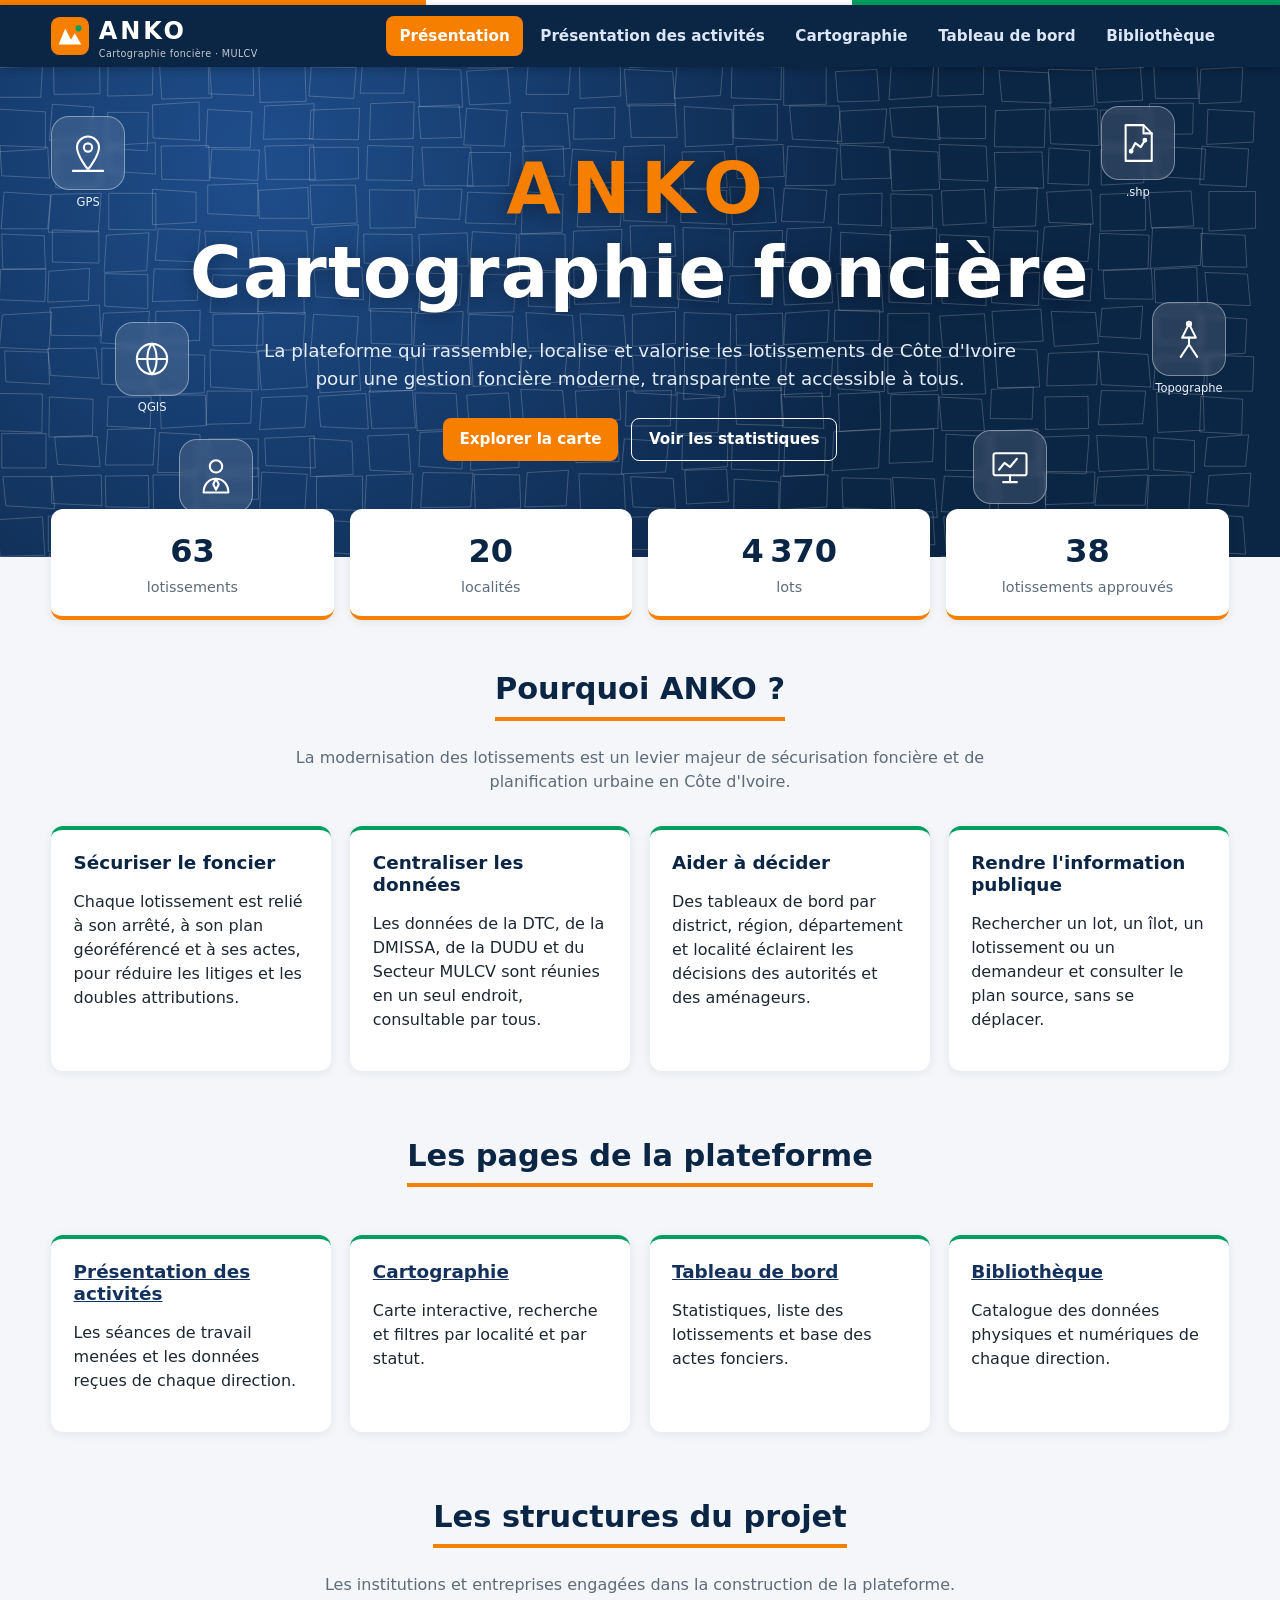
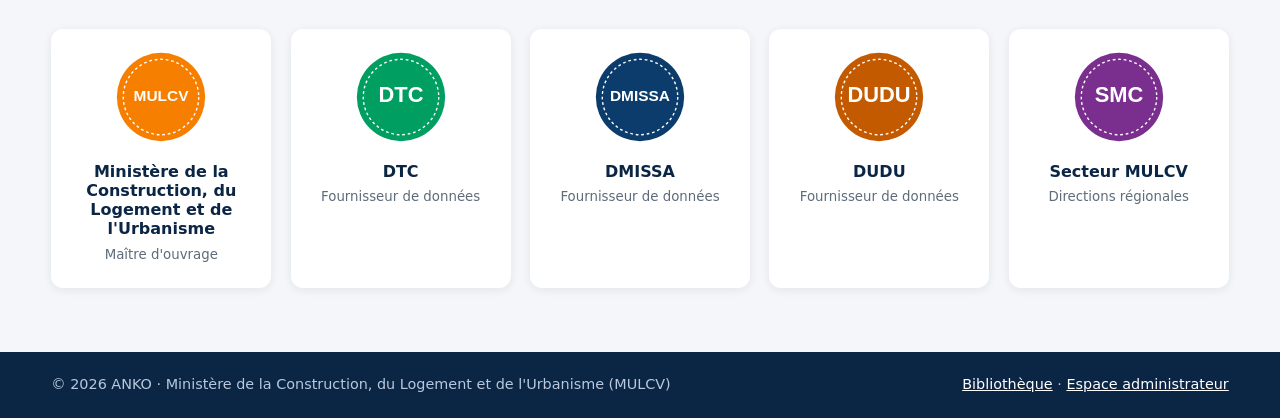
<file: index.html>
<!doctype html>
<html lang="fr">
<head>
<meta charset="utf-8">
<meta name="viewport" content="width=device-width, initial-scale=1">
<title>ANKO – Plateforme de cartographie foncière</title>
<meta name="description" content="ANKO : plateforme de cartographie dédiée à la modernisation des lotissements en Côte d'Ivoire.">
<link rel="icon" href="assets/logos/mulcv.svg">
<link rel="stylesheet" href="css/style.css">
</head>
<body>
<div id="site-header"></div>

<section class="hero">
  <div id="hero-icons"></div>
  <div class="container inner">
    <h1><span class="k">ANKO</span><br>Cartographie foncière</h1>
    <p class="lead">La plateforme qui rassemble, localise et valorise les lotissements de Côte d'Ivoire pour une gestion foncière moderne, transparente et accessible à tous.</p>
    <div class="cta">
      <a class="btn" href="cartographie.html">Explorer la carte</a>
      <a class="btn ghost" style="color:#fff;border-color:#fff" href="dashboard.html">Voir les statistiques</a>
    </div>
  </div>
</section>

<div class="container">
  <div class="stats-strip" id="stats"></div>
</div>

<section class="block">
  <div class="container">
    <div class="section-title">
      <h2>Pourquoi ANKO ?</h2>
      <p>La modernisation des lotissements est un levier majeur de sécurisation foncière et de planification urbaine en Côte d'Ivoire.</p>
    </div>
    <div class="cards">
      <div class="card"><h3>Sécuriser le foncier</h3><p>Chaque lotissement est relié à son arrêté, à son plan géoréférencé et à ses actes, pour réduire les litiges et les doubles attributions.</p></div>
      <div class="card"><h3>Centraliser les données</h3><p>Les données de la DTC, de la DMISSA, de la DUDU et du Secteur MULCV sont réunies en un seul endroit, consultable par tous.</p></div>
      <div class="card"><h3>Aider à décider</h3><p>Des tableaux de bord par district, région, département et localité éclairent les décisions des autorités et des aménageurs.</p></div>
      <div class="card"><h3>Rendre l'information publique</h3><p>Rechercher un lot, un îlot, un lotissement ou un demandeur et consulter le plan source, sans se déplacer.</p></div>
    </div>
  </div>
</section>

<section class="block">
  <div class="container">
    <div class="section-title"><h2>Les pages de la plateforme</h2></div>
    <div class="cards">
      <div class="card"><h3><a href="activites.html">Présentation des activités</a></h3><p>Les séances de travail menées et les données reçues de chaque direction.</p></div>
      <div class="card"><h3><a href="cartographie.html">Cartographie</a></h3><p>Carte interactive, recherche et filtres par localité et par statut.</p></div>
      <div class="card"><h3><a href="dashboard.html">Tableau de bord</a></h3><p>Statistiques, liste des lotissements et base des actes fonciers.</p></div>
      <div class="card"><h3><a href="bibliotheque.html">Bibliothèque</a></h3><p>Catalogue des données physiques et numériques de chaque direction.</p></div>
    </div>
  </div>
</section>

<section class="block">
  <div class="container">
    <div class="section-title"><h2>Les structures du projet</h2><p>Les institutions et entreprises engagées dans la construction de la plateforme.</p></div>
    <div class="partners" id="partners"></div>
  </div>
</section>

<div id="site-footer"></div>
<script src="js/common.js"></script>
<script>
(async () => {
  const cfg = await ANKO.init("index.html");
  document.getElementById("hero-icons").outerHTML = ANKO.floatIcons(["gps", "qgis", "shp", "topo", "deci", "pc"]);
  document.getElementById("partners").innerHTML = (cfg.partenaires || []).map((p) =>
    `<div class="partner"><img src="${ANKO.esc(p.logo)}" alt="Logo ${ANKO.esc(p.sigle)}"><h3>${ANKO.esc(p.nom)}</h3><small>${ANKO.esc(p.role)}</small></div>`).join("");
  try {
    const L = await ANKO.load("data/lotissements.json");
    const loc = new Set(L.map((l) => l.localite)).size;
    const lots = L.reduce((s, l) => s + (l.nb_lots || 0), 0);
    const items = [[L.length, "lotissements"], [loc, "localités"], [lots.toLocaleString("fr-FR"), "lots"], [L.filter((l) => l.etat === "approuvé").length, "lotissements approuvés"]];
    document.getElementById("stats").innerHTML = items.map(([n, t]) => `<div class="stat"><b>${n}</b><span>${t}</span></div>`).join("");
  } catch (e) { console.error(e); }
})();
</script>
</body>
</html>
</file>
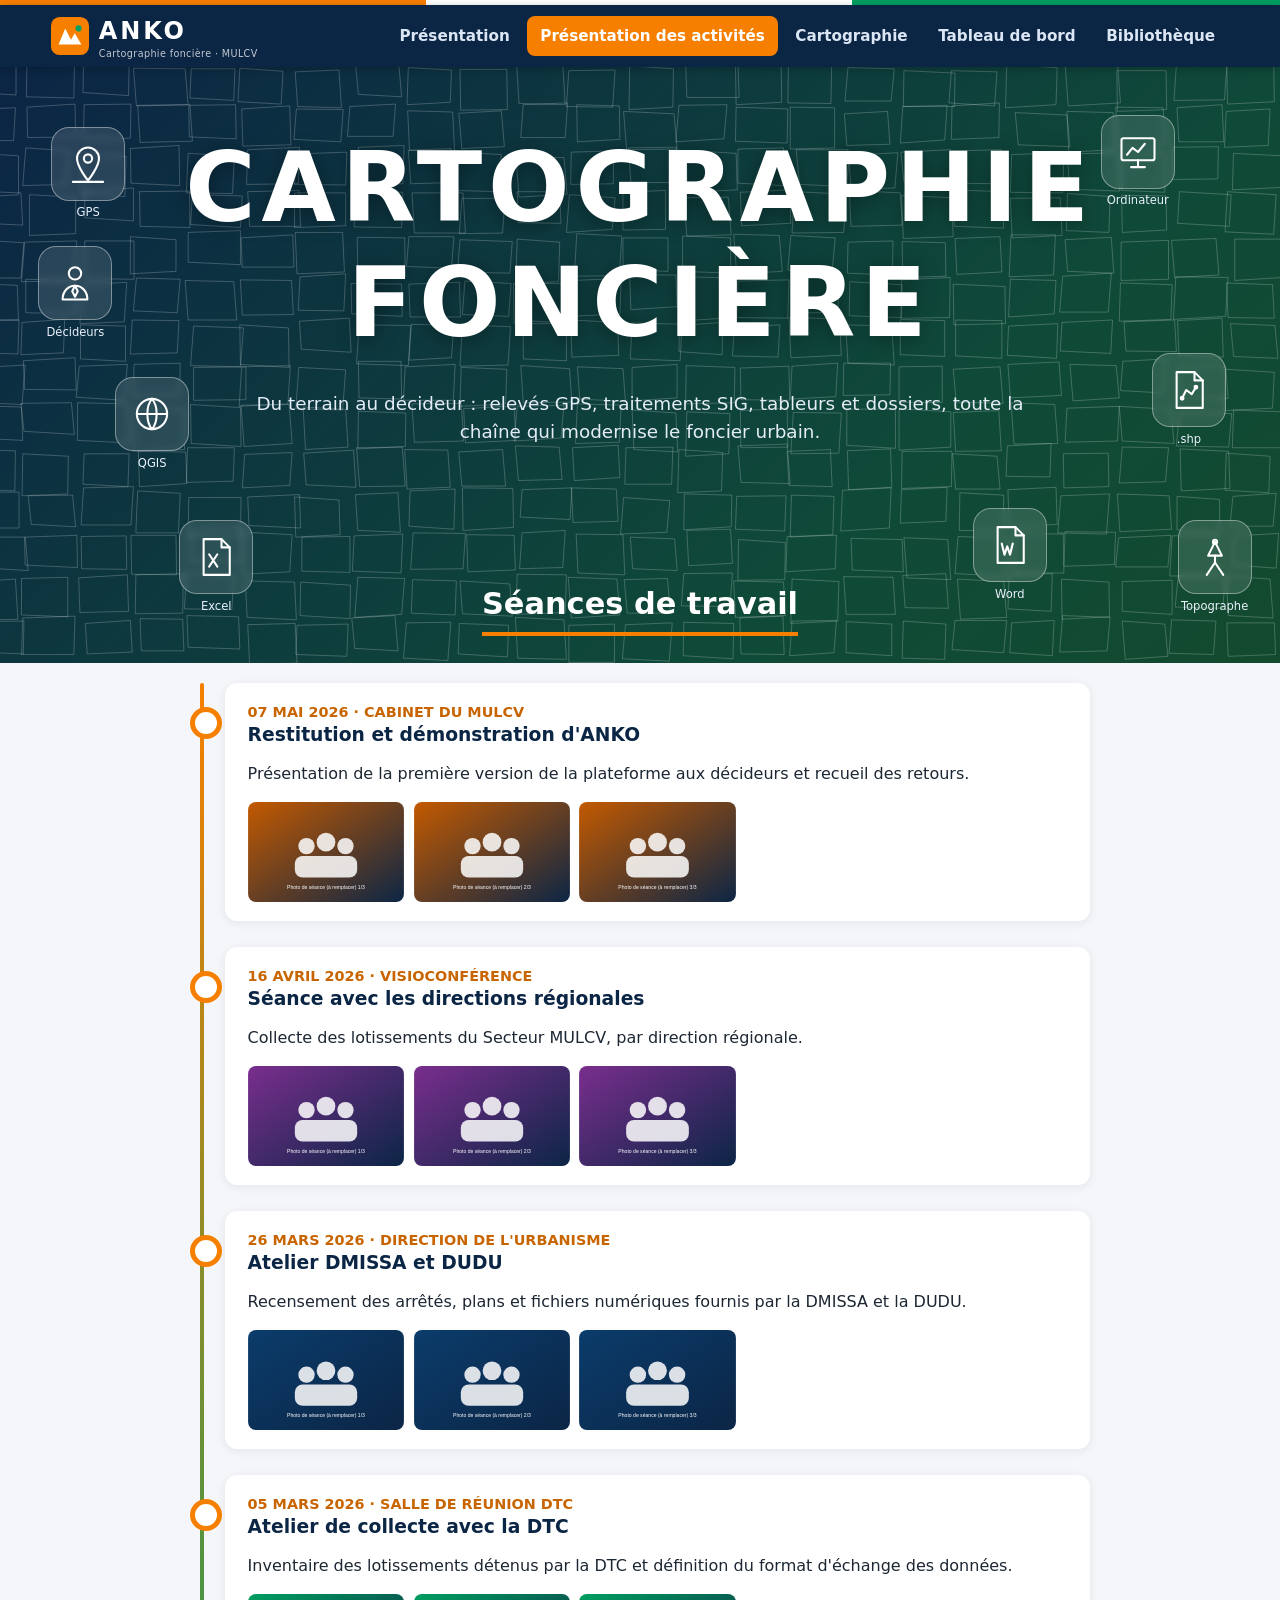
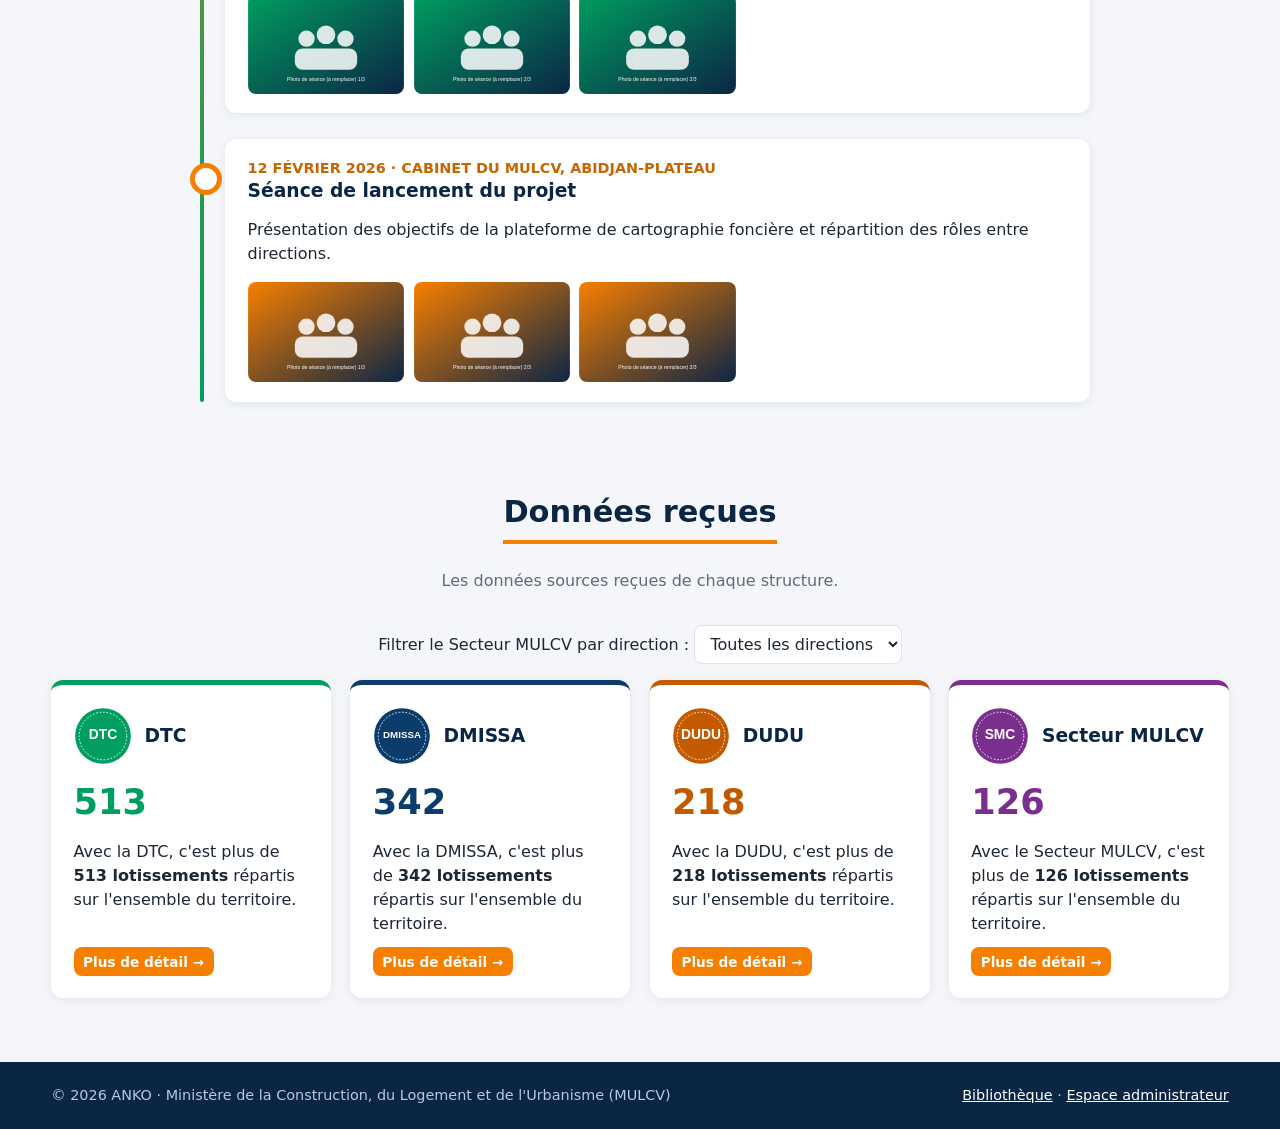
<file: activites.html>
<!doctype html>
<html lang="fr">
<head>
<meta charset="utf-8">
<meta name="viewport" content="width=device-width, initial-scale=1">
<title>Présentation des activités – ANKO</title>
<link rel="icon" href="assets/logos/mulcv.svg">
<link rel="stylesheet" href="css/style.css">
</head>
<body>
<div id="site-header"></div>

<section class="hero activites">
  <div id="hero-icons"></div>
  <div class="container inner">
    <h1>Cartographie<br>foncière</h1>
    <p class="lead">Du terrain au décideur : relevés GPS, traitements SIG, tableurs et dossiers, toute la chaîne qui modernise le foncier urbain.</p>
  </div>
</section>

<section class="block" id="seances" style="margin-top:-8rem;position:relative;z-index:3">
  <div class="container">
    <div class="section-title" style="color:#fff"><h2 style="background:none;color:#fff;border-bottom-color:var(--orange)">Séances de travail</h2></div>
    <div class="timeline" id="timeline"></div>
  </div>
</section>

<section class="block" id="data">
  <div class="container">
    <div class="section-title"><h2>Données reçues</h2><p>Les données sources reçues de chaque structure.</p></div>
    <div id="secteur-filter" style="display:none;text-align:center;margin-bottom:1rem">
      <label>Filtrer le Secteur MULCV par direction : <select id="dr"></select></label>
    </div>
    <div class="cards" id="sources"></div>
  </div>
</section>

<div id="site-footer"></div>
<script src="js/common.js"></script>
<script>
(async () => {
  const cfg = await ANKO.init("activites.html");
  document.getElementById("hero-icons").outerHTML = ANKO.floatIcons(["gps", "qgis", "pc", "shp", "xls", "doc", "deci", "topo"]);

  /* seances */
  try {
    const S = (await ANKO.load("data/seances.json")).sort((a, b) => b.date.localeCompare(a.date));
    document.getElementById("timeline").innerHTML = S.map((s) => `
      <article class="t-item">
        <div class="t-date">${ANKO.fmtDate(s.date)} · ${ANKO.esc(s.lieu)}</div>
        <h3>${ANKO.esc(s.titre)}</h3><p>${ANKO.esc(s.description)}</p>
        <div class="gallery">${(s.images || []).map((i) => `<img loading="lazy" src="${ANKO.esc(i.src)}" alt="${ANKO.esc(i.legende)}" data-l="${ANKO.esc(i.legende)}">`).join("")}</div>
      </article>`).join("");
    document.querySelectorAll(".gallery img").forEach((im) => im.onclick = () => ANKO.lightbox(im.src, im.dataset.l));
  } catch (e) { document.getElementById("timeline").innerHTML = '<p class="empty">Aucune séance enregistrée.</p>'; }

  /* donnees par source */
  const L = await ANKO.load("data/lotissements.json").catch(() => []);
  const drs = cfg.directions_secteur || [];
  const sel = document.getElementById("dr");
  sel.innerHTML = '<option value="">Toutes les directions</option>' + drs.map((d) => `<option>${ANKO.esc(d)}</option>`).join("");
  const render = () => {
    document.getElementById("sources").innerHTML = Object.entries(cfg.sources).map(([k, s]) => {
      let n = s.nb_lotissements, extra = "";
      if (k === "secteur") {
        document.getElementById("secteur-filter").style.display = "block";
        if (sel.value) { n = L.filter((l) => l.source === "SECTEUR" && l.direction_secteur === sel.value).length; extra = ` (${ANKO.esc(sel.value)})`; }
      }
      const q = k === "secteur" && sel.value ? "&dr=" + encodeURIComponent(sel.value) : "";
      return `<div class="source-card" style="--c:${s.couleur}">
        <div class="head"><img src="${ANKO.esc(s.logo)}" alt=""><h3 style="margin:0">${ANKO.esc(s.label)}</h3></div>
        <div class="big">${Number(n).toLocaleString("fr-FR")}</div>
        <p style="margin:0">Avec ${k === "secteur" ? "le" : "la"} ${ANKO.esc(s.label)}${extra}, c'est plus de <b>${Number(n).toLocaleString("fr-FR")} lotissements</b> répartis sur l'ensemble du territoire.</p>
        <a class="btn small" href="bibliotheque.html?source=${k}${q}">Plus de détail →</a></div>`;
    }).join("");
  };
  sel.onchange = render; render();
})();
</script>
</body>
</html>
</file>
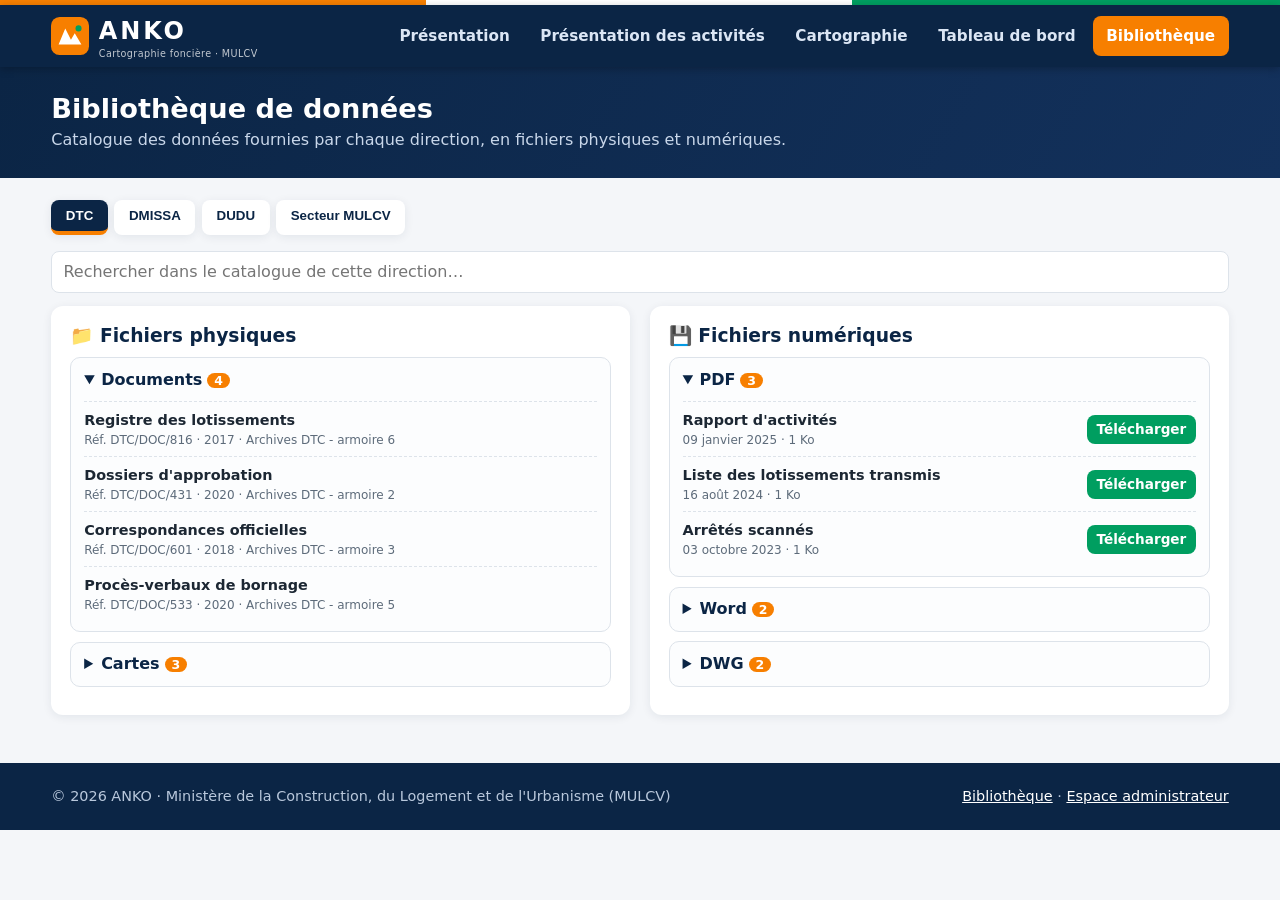
<file: bibliotheque.html>
<!doctype html>
<html lang="fr">
<head>
<meta charset="utf-8">
<meta name="viewport" content="width=device-width, initial-scale=1">
<title>Bibliothèque – ANKO</title>
<link rel="icon" href="assets/logos/mulcv.svg">
<link rel="stylesheet" href="css/style.css">
</head>
<body>
<div id="site-header"></div>
<div class="page-head"><div class="container"><h1>Bibliothèque de données</h1><p>Catalogue des données fournies par chaque direction, en fichiers physiques et numériques.</p></div></div>

<main class="container" style="padding-top:1.4rem">
  <div class="tabs" id="tabs"></div>
  <div class="toolbar">
    <input id="q" type="search" placeholder="Rechercher dans le catalogue de cette direction…">
    <select id="dr" hidden></select>
  </div>
  <div class="folders" id="folders"></div>
</main>

<div id="site-footer"></div>
<script src="js/common.js"></script>
<script>
const $ = (id) => document.getElementById(id);
let B = {}, cur = "dtc";
const EXT = { pdf: "PDF", word: "Word", dwg: "DWG" };

const inDr = (it) => $("dr").hidden || !$("dr").value || !it.direction || it.direction === $("dr").value;
function physList(items, q) {
  const r = items.filter((i) => inDr(i) && (!q || ANKO.norm(`${i.titre} ${i.reference} ${i.localisation}`).includes(q)));
  return { n: r.length, html: r.map((i) => `<li><div><b>${ANKO.esc(i.titre)}</b><small>Réf. ${ANKO.esc(i.reference)} · ${i.annee} · ${ANKO.esc(i.localisation)}</small></div></li>`).join("") || '<li class="empty">Aucun élément.</li>' };
}
function numList(items, q) {
  const r = items.filter((i) => inDr(i) && (!q || ANKO.norm(i.titre).includes(q)));
  return { n: r.length, html: r.map((i) => `<li><div><b>${ANKO.esc(i.titre)}</b><small>${ANKO.fmtDate(i.date)} · ${ANKO.fmtSize(i.taille || 0)}</small></div><a class="btn small green" href="${ANKO.esc(i.fichier)}" download>Télécharger</a></li>`).join("") || '<li class="empty">Aucun fichier.</li>' };
}
function draw() {
  const d = B[cur]; if (!d) { $("folders").innerHTML = '<p class="empty">Aucune donnée pour cette direction.</p>'; return; }
  const q = ANKO.norm($("q").value);
  const sec = (title, parts) => `<div class="folder"><h3>${title}</h3>${parts.map(([t, o, open]) => `<details ${open || q ? "open" : ""}><summary>${t}<span class="count">${o.n}</span></summary><ul>${o.html}</ul></details>`).join("")}</div>`;
  const p = d.physique || {}, n = d.numerique || {};
  $("folders").innerHTML =
    sec("📁 Fichiers physiques", [["Documents", physList(p.documents || [], q), 1], ["Cartes", physList(p.cartes || [], q)]]) +
    sec("💾 Fichiers numériques", [["PDF", numList(n.pdf || [], q), 1], ["Word", numList(n.word || [], q)], ["DWG", numList(n.dwg || [], q)]]);
}
function setSource(k) {
  cur = k;
  document.querySelectorAll(".tab").forEach((t) => t.classList.toggle("on", t.dataset.k === k));
  $("dr").hidden = k !== "secteur"; draw();
}
(async () => {
  const cfg = await ANKO.init("bibliotheque.html");
  B = await ANKO.load("data/bibliotheque.json").catch(() => ({}));
  const keys = Object.keys(cfg.sources);
  $("tabs").innerHTML = keys.map((k) => `<button class="tab" data-k="${k}">${ANKO.esc(cfg.sources[k].label)}</button>`).join("");
  document.querySelectorAll(".tab").forEach((t) => t.onclick = () => setSource(t.dataset.k));
  $("dr").innerHTML = '<option value="">Toutes les directions</option>' + (cfg.directions_secteur || []).map((d) => `<option>${ANKO.esc(d)}</option>`).join("");
  $("dr").onchange = draw; $("q").oninput = draw;
  const qs = new URLSearchParams(location.search);
  if (qs.get("dr")) $("dr").value = qs.get("dr");
  setSource(keys.includes(qs.get("source")) ? qs.get("source") : keys[0]);
})();
</script>
</body>
</html>
</file>
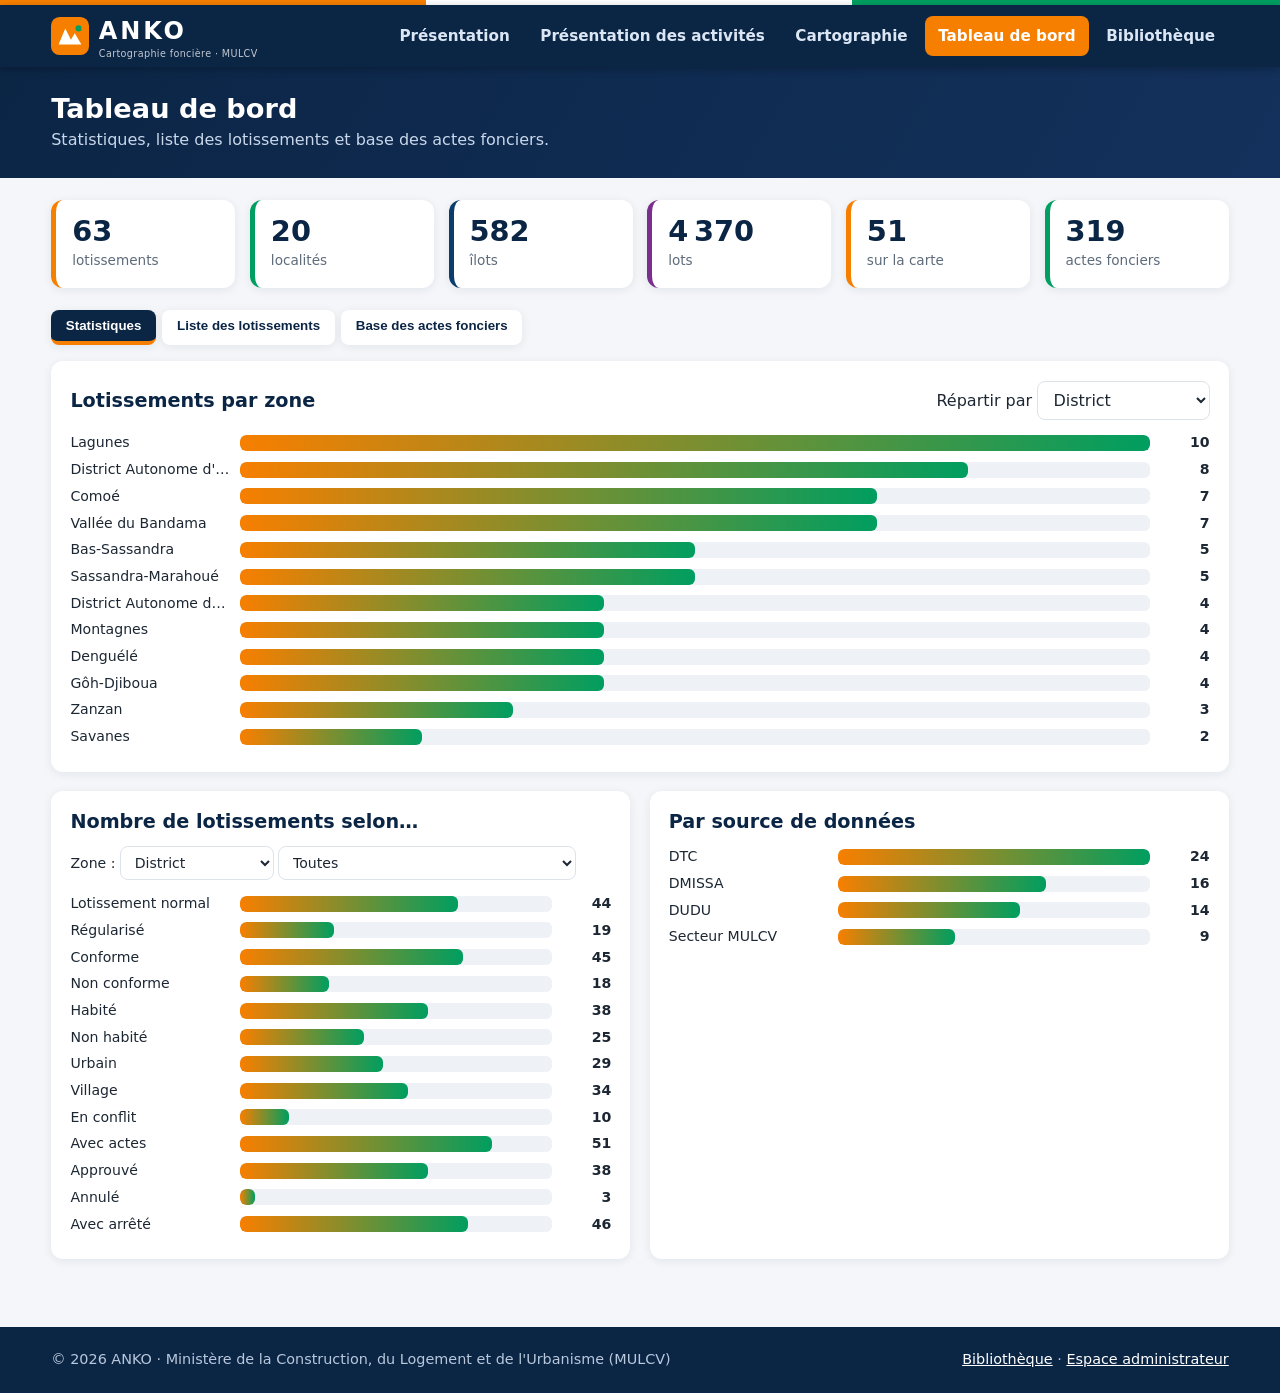
<file: dashboard.html>
<!doctype html>
<html lang="fr">
<head>
<meta charset="utf-8">
<meta name="viewport" content="width=device-width, initial-scale=1">
<title>Tableau de bord – ANKO</title>
<link rel="icon" href="assets/logos/mulcv.svg">
<link rel="stylesheet" href="css/style.css">
</head>
<body>
<div id="site-header"></div>
<div class="page-head"><div class="container"><h1>Tableau de bord</h1><p>Statistiques, liste des lotissements et base des actes fonciers.</p></div></div>

<main class="container">
  <div class="kpis" id="kpis"></div>
  <div class="tabs" role="tablist">
    <button class="tab on" data-t="stats">Statistiques</button>
    <button class="tab" data-t="lotiss">Liste des lotissements</button>
    <button class="tab" data-t="actes">Base des actes fonciers</button>
  </div>

  <div id="tab-stats">
    <div class="panel">
      <div class="panel-head"><h2>Lotissements par zone</h2>
        <label>Répartir par <select id="lvl"></select></label></div>
      <div class="bars" id="bars"></div>
    </div>
    <div class="grid-2">
      <div class="panel"><div class="panel-head"><h2>Nombre de lotissements selon…</h2></div>
        <label style="font-size:.88rem">Zone : <select id="zone-lvl"></select> <select id="zone-val"></select></label>
        <div class="bars" id="crit" style="margin-top:.8rem"></div></div>
      <div class="panel"><div class="panel-head"><h2>Par source de données</h2></div><div class="bars" id="by-source"></div></div>
    </div>
  </div>

  <div id="tab-lotiss" hidden>
    <div class="panel">
      <div class="toolbar">
        <input id="l-q" type="search" placeholder="Rechercher un lotissement, une localité, un arrêté…">
        <select id="l-src"><option value="">Toutes les sources</option></select>
        <select id="l-map"><option value="">Sur la carte ou non</option><option value="1">Sur la carte</option><option value="0">Pas sur la carte</option></select>
      </div>
      <div class="table-wrap"><table id="t-l"></table></div><div class="pager" id="p-l"></div>
    </div>
  </div>

  <div id="tab-actes" hidden>
    <div class="panel">
      <div class="toolbar">
        <input id="a-q" type="search" placeholder="Rechercher par titulaire, n° d'acte, lotissement…">
        <select id="a-type"><option value="">Tous les types d'acte</option></select>
      </div>
      <div class="table-wrap"><table id="t-a"></table></div><div class="pager" id="p-a"></div>
    </div>
  </div>
</main>

<div id="site-footer"></div>
<script src="js/common.js"></script>
<script>
const $ = (id) => document.getElementById(id);
let L = [], A = [];

function bars(el, data, max) {
  const m = max || Math.max(1, ...data.map((d) => d[1]));
  $(el).innerHTML = data.length ? data.map(([n, v]) => `<div class="bar-row"><span title="${ANKO.esc(n)}">${ANKO.esc(n)}</span><div class="track"><div class="fill" style="width:${(v / m) * 100}%"></div></div><span>${v}</span></div>`).join("") : '<p class="empty">Aucune donnée.</p>';
}
const countBy = (rows, key) => { const c = {}; rows.forEach((l) => { const v = typeof key === "function" ? key(l) : l[key]; if (v) c[v] = (c[v] || 0) + 1; }); return Object.entries(c).sort((a, b) => b[1] - a[1]); };

/* table generique : colonnes [[titre, fn(row)->html, sortKey]] */
function table(id, pagerId, rows, cols, size = 20) {
  const st = { p: 0, s: null, d: 1 };
  const draw = () => {
    let r = [...rows];
    if (st.s !== null) r.sort((a, b) => { const x = cols[st.s][2](a), y = cols[st.s][2](b); return (x > y ? 1 : x < y ? -1 : 0) * st.d; });
    const pages = Math.max(1, Math.ceil(r.length / size)); st.p = Math.min(st.p, pages - 1);
    $(id).innerHTML = `<thead><tr>${cols.map((c, i) => `<th data-i="${i}">${c[0]}${st.s === i ? (st.d > 0 ? " ▲" : " ▼") : ""}</th>`).join("")}</tr></thead><tbody>${
      r.slice(st.p * size, st.p * size + size).map((x) => `<tr>${cols.map((c) => `<td>${c[1](x)}</td>`).join("")}</tr>`).join("") || `<tr><td colspan="${cols.length}" class="empty">Aucun résultat.</td></tr>`}</tbody>`;
    $(pagerId).innerHTML = `<span>${r.length} résultat(s)</span><span><button class="btn small ghost" ${st.p ? "" : "disabled"} data-n="-1">←</button> Page ${st.p + 1}/${pages} <button class="btn small ghost" ${st.p < pages - 1 ? "" : "disabled"} data-n="1">→</button></span>`;
    $(id).querySelectorAll("th").forEach((th) => th.onclick = () => { const i = +th.dataset.i; st.d = st.s === i ? -st.d : 1; st.s = i; draw(); });
    $(pagerId).querySelectorAll("button").forEach((b) => b.onclick = () => { st.p += +b.dataset.n; draw(); });
  };
  draw();
}

function renderLotiss() {
  const q = ANKO.norm($("l-q").value), src = $("l-src").value, mp = $("l-map").value;
  const rows = L.filter((l) => (!src || l.source === src) && (!mp || String(+l.sur_carte) === mp) && (!q || ANKO.norm(`${l.nom} ${l.localite} ${l.num_arrete} ${l.region} ${l.demandeur}`).includes(q)));
  table("t-l", "p-l", rows, [
    ["Lotissement", (l) => ANKO.esc(l.nom), (l) => l.nom],
    ["Source", (l) => ANKO.esc(ANKO.sourceLabel(l.source)), (l) => l.source],
    ["Localité", (l) => `${ANKO.esc(l.localite)}<br><small>${ANKO.esc(l.region)}</small>`, (l) => l.localite],
    ["Arrêté", (l) => ANKO.esc(l.num_arrete || "-"), (l) => l.num_arrete],
    ["État", (l) => ANKO.esc(l.etat), (l) => l.etat],
    ["Statut", (l) => l.statut === "normal" ? "Normal" : "Régularisation", (l) => l.statut],
    ["Îlots", (l) => l.nb_ilots, (l) => l.nb_ilots],
    ["Lots", (l) => l.nb_lots, (l) => l.nb_lots],
    ["Sur la carte", (l) => l.sur_carte ? `<a class="btn small" href="cartographie.html?lotissement=${l.id}">Voir sur la carte</a>` : "Non", (l) => +l.sur_carte],
  ]);
}
function renderActes() {
  const q = ANKO.norm($("a-q").value), ty = $("a-type").value;
  const rows = A.filter((a) => (!ty || a.type_acte === ty) && (!q || ANKO.norm(`${a.titulaire} ${a.num_acte} ${a.lotissement} ${a.type_acte}`).includes(q)));
  table("t-a", "p-a", rows, [
    ["N° acte", (a) => ANKO.esc(a.num_acte), (a) => a.num_acte],
    ["Type", (a) => ANKO.esc(a.type_acte), (a) => a.type_acte],
    ["Titulaire", (a) => ANKO.esc(a.titulaire), (a) => a.titulaire],
    ["Date", (a) => ANKO.fmtDate(a.date_acte), (a) => a.date_acte],
    ["Lotissement", (a) => ANKO.esc(a.lotissement), (a) => a.lotissement],
    ["Îlot / Lot", (a) => `${a.ilot} / ${a.lot}`, (a) => a.ilot * 1000 + a.lot],
    ["Superficie", (a) => (a.superficie_m2 || "-") + " m²", (a) => a.superficie_m2],
    ["", (a) => `<a class="btn small" href="cartographie.html?lotissement=${a.lotissement_id}&ilot=${a.ilot}&lot=${a.lot}">Voir le lot</a>`, () => 0],
  ]);
}

function renderStats() {
  const lv = $("lvl").value;
  bars("bars", countBy(L, lv));
  const zl = $("zone-lvl").value, zv = $("zone-val").value;
  const rows = zv ? L.filter((l) => l[zl] === zv) : L;
  bars("crit", [...ANKO.criteria, ...ANKO.criteriaExtra].map(([, t, fn]) => [t, rows.filter(fn).length]), Math.max(1, rows.length));
  bars("by-source", countBy(L, (l) => ANKO.sourceLabel(l.source)));
}

(async () => {
  await ANKO.init("dashboard.html");
  [L, A] = await Promise.all([ANKO.load("data/lotissements.json"), ANKO.load("data/actes.json").catch(() => [])]);
  const kp = [[L.length, "lotissements", "#F77F00"], [new Set(L.map((l) => l.localite)).size, "localités", "#009E60"], [L.reduce((s, l) => s + l.nb_ilots, 0).toLocaleString("fr-FR"), "îlots", "#0B3C6B"],
    [L.reduce((s, l) => s + l.nb_lots, 0).toLocaleString("fr-FR"), "lots", "#7A2E8E"], [L.filter((l) => l.sur_carte).length, "sur la carte", "#F77F00"], [A.length, "actes fonciers", "#009E60"]];
  $("kpis").innerHTML = kp.map(([n, t, c]) => `<div class="kpi" style="--c:${c}"><b>${n}</b><span>${t}</span></div>`).join("");

  const opts = ANKO.levels.map(([k, t]) => `<option value="${k}">${t}</option>`).join("");
  $("lvl").innerHTML = opts; $("zone-lvl").innerHTML = opts;
  const fillZone = () => { const k = $("zone-lvl").value; $("zone-val").innerHTML = '<option value="">Toutes</option>' + [...new Set(L.map((l) => l[k]))].filter(Boolean).sort((a, b) => a.localeCompare(b, "fr")).map((v) => `<option>${ANKO.esc(v)}</option>`).join(""); };
  fillZone();
  $("lvl").onchange = renderStats; $("zone-val").onchange = renderStats; $("zone-lvl").onchange = () => { fillZone(); renderStats(); };
  $("l-src").insertAdjacentHTML("beforeend", Object.entries(ANKO.cfg.sources).map(([k, s]) => `<option value="${k.toUpperCase()}">${ANKO.esc(s.label)}</option>`).join(""));
  $("a-type").insertAdjacentHTML("beforeend", [...new Set(A.map((a) => a.type_acte))].sort().map((t) => `<option>${ANKO.esc(t)}</option>`).join(""));
  ["l-q", "l-src", "l-map"].forEach((i) => $(i).oninput = renderLotiss);
  ["a-q", "a-type"].forEach((i) => $(i).oninput = renderActes);
  document.querySelectorAll(".tab").forEach((b) => b.onclick = () => {
    document.querySelectorAll(".tab").forEach((x) => x.classList.toggle("on", x === b));
    ["stats", "lotiss", "actes"].forEach((t) => $("tab-" + t).hidden = t !== b.dataset.t);
  });
  renderStats(); renderLotiss(); renderActes();
})();
</script>
</body>
</html>
</file>
<file: css/style.css>
:root {
  --orange: #F77F00; --orange-d: #C96500; --green: #009E60; --green-d: #007A4A;
  --navy: #0B2545; --navy-2: #13315C; --ink: #1c2733; --muted: #5d6b7a;
  --bg: #F4F6F9; --card: #ffffff; --line: #dde3ea; --radius: 12px;
  --shadow: 0 2px 10px rgba(11, 37, 69, .08);
}
* { box-sizing: border-box; }
html { scroll-behavior: smooth; }
body { margin: 0; font-family: "Segoe UI", system-ui, -apple-system, Arial, sans-serif; color: var(--ink); background: var(--bg); line-height: 1.5; }
a { color: var(--navy-2); }
img { max-width: 100%; }
h1, h2, h3 { line-height: 1.2; margin: 0 0 .5em; color: var(--navy); }
.container { width: min(1200px, 92%); margin: 0 auto; }
.btn { display: inline-flex; align-items: center; gap: .4em; border: 0; cursor: pointer; background: var(--orange); color: #fff; padding: .6em 1.1em; border-radius: 8px; font-weight: 600; font-size: .95rem; text-decoration: none; transition: background .15s, transform .15s; }
.btn:hover { background: var(--orange-d); transform: translateY(-1px); }
.btn.green { background: var(--green); } .btn.green:hover { background: var(--green-d); }
.btn.ghost { background: transparent; color: var(--navy); border: 1.5px solid var(--navy); } .btn.ghost:hover { background: var(--navy); color: #fff; }
.btn.small { padding: .3em .7em; font-size: .85rem; }
input, select, textarea { font: inherit; padding: .5em .7em; border: 1.5px solid var(--line); border-radius: 8px; background: #fff; color: var(--ink); max-width: 100%; }
input:focus, select:focus, textarea:focus { outline: 2px solid var(--orange); border-color: transparent; }
.tri { height: 5px; background: linear-gradient(90deg, var(--orange) 33.3%, #fff 33.3% 66.6%, var(--green) 66.6%); }

/* header */
.site-header { background: var(--navy); position: sticky; top: 0; z-index: 2000; box-shadow: 0 2px 8px rgba(0,0,0,.25); }
.site-header .bar { display: flex; align-items: center; justify-content: space-between; gap: 1rem; min-height: 62px; }
.brand { display: flex; align-items: center; gap: .6rem; color: #fff; text-decoration: none; font-weight: 800; font-size: 1.5rem; letter-spacing: .12em; }
.brand small { display: block; font-size: .6rem; font-weight: 500; letter-spacing: .04em; opacity: .75; line-height: 1.1; }
.nav { display: flex; gap: .2rem; flex-wrap: wrap; }
.nav a { color: #dbe6f5; text-decoration: none; padding: .55em .9em; border-radius: 8px; font-weight: 600; font-size: .95rem; }
.nav a:hover { background: rgba(255,255,255,.12); color: #fff; }
.nav a.active { background: var(--orange); color: #fff; }
.menu-toggle { display: none; background: none; border: 1.5px solid #fff; color: #fff; border-radius: 8px; padding: .3em .7em; font-size: 1.2rem; cursor: pointer; }
@media (max-width: 860px) {
  .menu-toggle { display: block; }
  .nav { display: none; position: absolute; top: 62px; left: 0; right: 0; background: var(--navy); flex-direction: column; padding: .5rem 4%; }
  .nav.open { display: flex; }
}
.site-footer { background: var(--navy); color: #b9c8dc; padding: 1.4rem 0; font-size: .9rem; margin-top: 3rem; }
.site-footer a { color: #fff; }
.site-footer .row { display: flex; justify-content: space-between; flex-wrap: wrap; gap: .5rem; }

/* hero / presentation */
.hero { position: relative; color: #fff; overflow: hidden; background: radial-gradient(circle at 20% 20%, #1f4e8c, var(--navy) 60%); }
.hero::before { content: ""; position: absolute; inset: 0; background: url(../assets/parcelle-bg.svg) center/cover; opacity: .9; }
.hero .inner { position: relative; z-index: 1; padding: 5rem 0 6rem; text-align: center; }
.hero h1 { color: #fff; font-size: clamp(2.2rem, 6vw, 4.4rem); letter-spacing: .02em; margin-bottom: .3em; text-shadow: 0 3px 20px rgba(0,0,0,.35); }
.hero h1 .k { color: var(--orange); letter-spacing: .15em; }
.hero p.lead { max-width: 780px; margin: 0 auto 1.6rem; font-size: 1.15rem; color: #e4ecf7; }
.hero .cta { display: flex; gap: .8rem; justify-content: center; flex-wrap: wrap; }
.hero.activites .inner { padding: 4rem 0 12rem; }
.hero.activites h1 { font-size: clamp(2.6rem, 8vw, 6rem); text-transform: uppercase; letter-spacing: .06em; }
.hero.activites { background: linear-gradient(135deg, #0B2545, #0f4a38 70%, #134a2f); }
.float-icons { position: absolute; inset: 0; z-index: 1; pointer-events: none; }
.float-icons .ic { position: absolute; width: 74px; height: 74px; padding: 14px; background: rgba(255,255,255,.12); border: 1.5px solid rgba(255,255,255,.4); border-radius: 18px; backdrop-filter: blur(3px); animation: floaty 7s ease-in-out infinite; }
.float-icons .ic svg { width: 100%; height: 100%; }
.float-icons .ic span { position: absolute; left: 50%; bottom: -22px; transform: translateX(-50%); font-size: .72rem; white-space: nowrap; color: #e8f0fb; }
@keyframes floaty { 0%, 100% { transform: translateY(0) rotate(-2deg); } 50% { transform: translateY(-22px) rotate(3deg); } }
@media (max-width: 760px) { .float-icons .ic { width: 52px; height: 52px; padding: 10px; } .float-icons .ic span { display: none; } }
@media (prefers-reduced-motion: reduce) { .float-icons .ic { animation: none; } }

section.block { padding: 3.2rem 0 1rem; }
.section-title { text-align: center; margin-bottom: 2rem; }
.section-title h2 { font-size: 1.9rem; display: inline-block; padding-bottom: .3em; border-bottom: 4px solid var(--orange); }
.section-title p { color: var(--muted); max-width: 720px; margin: .6rem auto 0; }
.cards { display: grid; gap: 1.2rem; grid-template-columns: repeat(auto-fit, minmax(250px, 1fr)); }
.card { background: var(--card); border-radius: var(--radius); box-shadow: var(--shadow); padding: 1.4rem; border-top: 4px solid var(--green); }
.card h3 { font-size: 1.15rem; }
.card .num { font-size: 2.4rem; font-weight: 800; color: var(--orange); line-height: 1; }
.partners { display: grid; gap: 1.2rem; grid-template-columns: repeat(auto-fit, minmax(190px, 1fr)); }
.partner { background: #fff; border-radius: var(--radius); box-shadow: var(--shadow); text-align: center; padding: 1.4rem 1rem; transition: transform .2s; }
.partner:hover { transform: translateY(-4px); }
.partner img { width: 92px; height: 92px; object-fit: contain; }
.partner h3 { font-size: 1rem; margin: .7rem 0 .2rem; }
.partner small { color: var(--muted); }
.stats-strip { display: grid; grid-template-columns: repeat(auto-fit, minmax(170px, 1fr)); gap: 1rem; margin-top: -3rem; position: relative; z-index: 3; }
.stat { background: #fff; padding: 1.1rem; border-radius: var(--radius); box-shadow: var(--shadow); text-align: center; border-bottom: 4px solid var(--orange); }
.stat b { display: block; font-size: 2rem; color: var(--navy); }
.stat span { color: var(--muted); font-size: .9rem; }

/* timeline */
.timeline { position: relative; max-width: 900px; margin: 0 auto; padding-left: 2.2rem; }
.timeline::before { content: ""; position: absolute; left: 10px; top: 0; bottom: 0; width: 4px; background: linear-gradient(var(--orange), var(--green)); border-radius: 2px; }
.t-item { position: relative; background: #fff; border-radius: var(--radius); box-shadow: var(--shadow); padding: 1.2rem 1.4rem; margin-bottom: 1.6rem; }
.t-item::before { content: ""; position: absolute; left: -2.2rem; top: 1.5rem; width: 22px; height: 22px; background: #fff; border: 5px solid var(--orange); border-radius: 50%; }
.t-date { color: var(--orange-d); font-weight: 700; font-size: .9rem; text-transform: uppercase; }
.gallery { display: grid; grid-template-columns: repeat(auto-fill, minmax(150px, 1fr)); gap: .6rem; margin-top: .8rem; }
.gallery img { width: 100%; height: 100px; object-fit: cover; border-radius: 8px; cursor: zoom-in; transition: transform .2s; }
.gallery img:hover { transform: scale(1.04); }
.lightbox { position: fixed; inset: 0; background: rgba(0,0,0,.88); z-index: 5000; display: none; align-items: center; justify-content: center; flex-direction: column; gap: .6rem; }
.lightbox.show { display: flex; }
.lightbox img { max-width: 92vw; max-height: 82vh; border-radius: 8px; }
.lightbox p { color: #fff; margin: 0; }

/* data sources */
.source-card { background: #fff; border-radius: var(--radius); box-shadow: var(--shadow); padding: 1.4rem; display: flex; flex-direction: column; gap: .7rem; border-top: 5px solid var(--c, var(--green)); }
.source-card img { width: 58px; height: 58px; }
.source-card .head { display: flex; align-items: center; gap: .8rem; }
.source-card .big { font-size: 2.2rem; font-weight: 800; color: var(--c, var(--green)); }
.source-card .btn { align-self: flex-start; margin-top: auto; }

/* page header (inner pages) */
.page-head { background: linear-gradient(120deg, var(--navy), var(--navy-2)); color: #fff; padding: 1.6rem 0; }
.page-head h1 { color: #fff; margin: 0; font-size: 1.7rem; }
.page-head p { margin: .2rem 0 0; color: #c9d7ea; }

/* cartographie */
body.map-page { height: 100vh; display: flex; flex-direction: column; overflow: hidden; }
body.map-page .site-footer { display: none; }
.filterbar { background: #fff; border-bottom: 1px solid var(--line); padding: .5rem 4%; display: flex; flex-wrap: wrap; gap: .5rem; align-items: center; z-index: 1500; }
.filterbar select { min-width: 150px; flex: 1 1 140px; max-width: 220px; padding: .4em .5em; font-size: .9rem; }
.chips { display: flex; flex-wrap: wrap; gap: .4rem; padding: .4rem 4%; background: #fff; border-bottom: 1px solid var(--line); }
.side .chips { padding: 0; border: 0; background: none; display: block; }
.dd { border: 1.5px solid var(--line); border-radius: 8px; background: #fff; }
.dd summary { padding: .5em .7em; cursor: pointer; font-weight: 400; color: var(--ink); }
.dd[open] summary { border-bottom: 1px solid var(--line); }
.dd-list { display: grid; grid-template-columns: 1fr 1fr; gap: .1rem .6rem; padding: .5rem .7rem; font-size: .9rem; }
.dd-list label { display: flex; align-items: center; gap: .4rem; padding: .25rem 0; cursor: pointer; }
.chip { border: 1.5px solid var(--line); background: #fff; border-radius: 999px; padding: .2em .7em; font-size: .82rem; cursor: pointer; display: inline-flex; align-items: center; gap: .4em; user-select: none; color: var(--ink); }
.chip b { background: var(--bg); border-radius: 999px; padding: 0 .5em; font-size: .78rem; color: var(--navy); }
.chip.on { background: var(--navy); border-color: var(--navy); color: #fff; } .chip.on b { background: var(--orange); color: #fff; }
.map-layout { flex: 1; display: flex; min-height: 0; position: relative; }
.side { width: 380px; max-width: 100%; background: #fff; border-right: 1px solid var(--line); overflow-y: auto; z-index: 1400; flex-shrink: 0; }
.side section { padding: .9rem 1rem; border-bottom: 1px solid var(--line); }
.side h3 { font-size: 1rem; margin-bottom: .5rem; }
.search-row { display: flex; gap: .4rem; } .search-row select { flex: 0 0 125px; } .search-row input { flex: 1; min-width: 0; }
.results { max-height: 220px; overflow-y: auto; margin-top: .5rem; }
.results button { display: block; width: 100%; text-align: left; border: 0; background: none; padding: .45rem .5rem; border-radius: 6px; cursor: pointer; font: inherit; font-size: .88rem; }
.results button:hover { background: #fff3e3; } .results small { color: var(--muted); display: block; }
.info-grid { display: grid; grid-template-columns: auto 1fr; gap: .3rem .8rem; font-size: .9rem; }
.info-grid dt { color: var(--muted); } .info-grid dd { margin: 0; font-weight: 600; }
.tag { display: inline-block; padding: .05em .6em; border-radius: 999px; font-size: .78rem; font-weight: 700; color: #fff; background: var(--muted); }
.tag.ok { background: var(--green); } .tag.warn { background: var(--orange); } .tag.bad { background: #c0392b; }
#map { flex: 1; min-width: 0; }
.legend { position: absolute; right: 12px; bottom: 28px; z-index: 1000; background: #fff; border-radius: 10px; padding: .6rem .8rem; box-shadow: var(--shadow); font-size: .8rem; }
.legend i { display: inline-block; width: 12px; height: 12px; border-radius: 50%; margin-right: .4em; vertical-align: middle; }
.side-toggle { display: none; }
@media (max-width: 860px) {
  .side { position: absolute; top: 0; bottom: 0; left: 0; width: 88%; transform: translateX(-100%); transition: transform .25s; box-shadow: 4px 0 18px rgba(0,0,0,.25); }
  .side.open { transform: none; }
  .side-toggle { display: block; position: absolute; top: 10px; left: 10px; z-index: 1450; }
}
.modal { position: fixed; inset: 0; background: rgba(11,37,69,.7); z-index: 4000; display: none; align-items: center; justify-content: center; padding: 1rem; }
.modal.show { display: flex; }
.modal .box { background: #fff; border-radius: 14px; width: min(1000px, 100%); max-height: 94vh; display: flex; flex-direction: column; overflow: hidden; }
.modal .box header { display: flex; justify-content: space-between; align-items: center; padding: .8rem 1.1rem; background: var(--navy); color: #fff; }
.modal .box header h3 { color: #fff; margin: 0; font-size: 1.05rem; }
.modal .box header button { background: none; border: 0; color: #fff; font-size: 1.6rem; cursor: pointer; }
.modal .body { padding: 0; flex: 1; min-height: 0; display: flex; flex-direction: column; }
#plan-map { height: min(66vh, 560px); }
.modal .foot { padding: .7rem 1rem; display: flex; gap: .6rem; flex-wrap: wrap; align-items: center; font-size: .88rem; color: var(--muted); }

/* dashboard */
.kpis { display: grid; grid-template-columns: repeat(auto-fit, minmax(150px, 1fr)); gap: .9rem; margin: 1.4rem 0; }
.kpi { background: #fff; border-radius: var(--radius); padding: 1rem; box-shadow: var(--shadow); border-left: 5px solid var(--c, var(--orange)); }
.kpi b { font-size: 1.8rem; color: var(--navy); display: block; line-height: 1.1; } .kpi span { color: var(--muted); font-size: .85rem; }
.panel { background: #fff; border-radius: var(--radius); box-shadow: var(--shadow); padding: 1.2rem; margin-bottom: 1.2rem; }
.panel-head { display: flex; justify-content: space-between; align-items: center; flex-wrap: wrap; gap: .6rem; margin-bottom: .8rem; }
.panel-head h2 { margin: 0; font-size: 1.2rem; }
.grid-2 { display: grid; grid-template-columns: repeat(auto-fit, minmax(340px, 1fr)); gap: 1.2rem; }
.bars .bar-row { display: grid; grid-template-columns: 160px 1fr 50px; gap: .6rem; align-items: center; font-size: .88rem; margin-bottom: .35rem; }
.bars .track { background: #eef1f5; border-radius: 6px; height: 16px; overflow: hidden; } .bars .fill { height: 100%; background: linear-gradient(90deg, var(--orange), var(--green)); border-radius: 6px; }
.bars .bar-row span:first-child { overflow: hidden; text-overflow: ellipsis; white-space: nowrap; } .bars .bar-row span:last-child { text-align: right; font-weight: 700; }
.table-wrap { overflow-x: auto; max-height: 520px; overflow-y: auto; border: 1px solid var(--line); border-radius: 10px; }
table { border-collapse: collapse; width: 100%; font-size: .88rem; }
th { position: sticky; top: 0; background: var(--navy); color: #fff; text-align: left; padding: .55rem .7rem; white-space: nowrap; cursor: pointer; }
td { padding: .5rem .7rem; border-bottom: 1px solid var(--line); vertical-align: top; }
tbody tr:hover { background: #fff7ea; }
.toolbar { display: flex; flex-wrap: wrap; gap: .5rem; margin-bottom: .8rem; } .toolbar input { flex: 1 1 220px; }
.pager { display: flex; justify-content: space-between; align-items: center; margin-top: .6rem; font-size: .88rem; color: var(--muted); }
.tabs { display: flex; gap: .4rem; flex-wrap: wrap; margin-bottom: 1rem; }
.tab { border: 0; cursor: pointer; padding: .6em 1.1em; border-radius: 8px; background: #fff; font-weight: 700; color: var(--navy); box-shadow: var(--shadow); border-bottom: 4px solid transparent; }
.tab.on { background: var(--navy); color: #fff; border-bottom-color: var(--orange); }

/* bibliotheque */
.folders { display: grid; gap: 1.2rem; grid-template-columns: repeat(auto-fit, minmax(320px, 1fr)); }
.folder { background: #fff; border-radius: var(--radius); box-shadow: var(--shadow); padding: 1.2rem; }
.folder h3 { display: flex; align-items: center; gap: .5rem; }
details { border: 1px solid var(--line); border-radius: 10px; margin-bottom: .6rem; background: #fcfdfe; }
summary { cursor: pointer; padding: .6rem .8rem; font-weight: 700; color: var(--navy); }
details ul { list-style: none; margin: 0; padding: 0 .8rem .6rem; }
details li { padding: .45rem 0; border-top: 1px dashed var(--line); font-size: .9rem; display: flex; justify-content: space-between; gap: .6rem; align-items: center; }
details li small { color: var(--muted); display: block; }
.count { background: var(--orange); color: #fff; border-radius: 999px; padding: 0 .55em; font-size: .78rem; margin-left: .4em; }

/* admin */
.form-grid { display: grid; gap: .8rem; grid-template-columns: repeat(auto-fit, minmax(240px, 1fr)); }
.form-grid label { display: flex; flex-direction: column; gap: .25rem; font-weight: 600; font-size: .9rem; }
.drop { border: 2.5px dashed var(--orange); border-radius: 12px; padding: 1.6rem; text-align: center; background: #fff8ee; cursor: pointer; margin: .8rem 0; }
.drop.over { background: #ffe9cc; }
.log { background: #0f1b2d; color: #bde6c9; font-family: Consolas, monospace; font-size: .85rem; padding: .8rem; border-radius: 10px; max-height: 240px; overflow: auto; white-space: pre-wrap; }
.notice { background: #eaf6ff; border-left: 5px solid var(--navy-2); padding: .8rem 1rem; border-radius: 8px; font-size: .9rem; margin-bottom: 1rem; }
.empty { text-align: center; color: var(--muted); padding: 1.4rem; }
.leaflet-container { font-family: inherit; }
</file>
